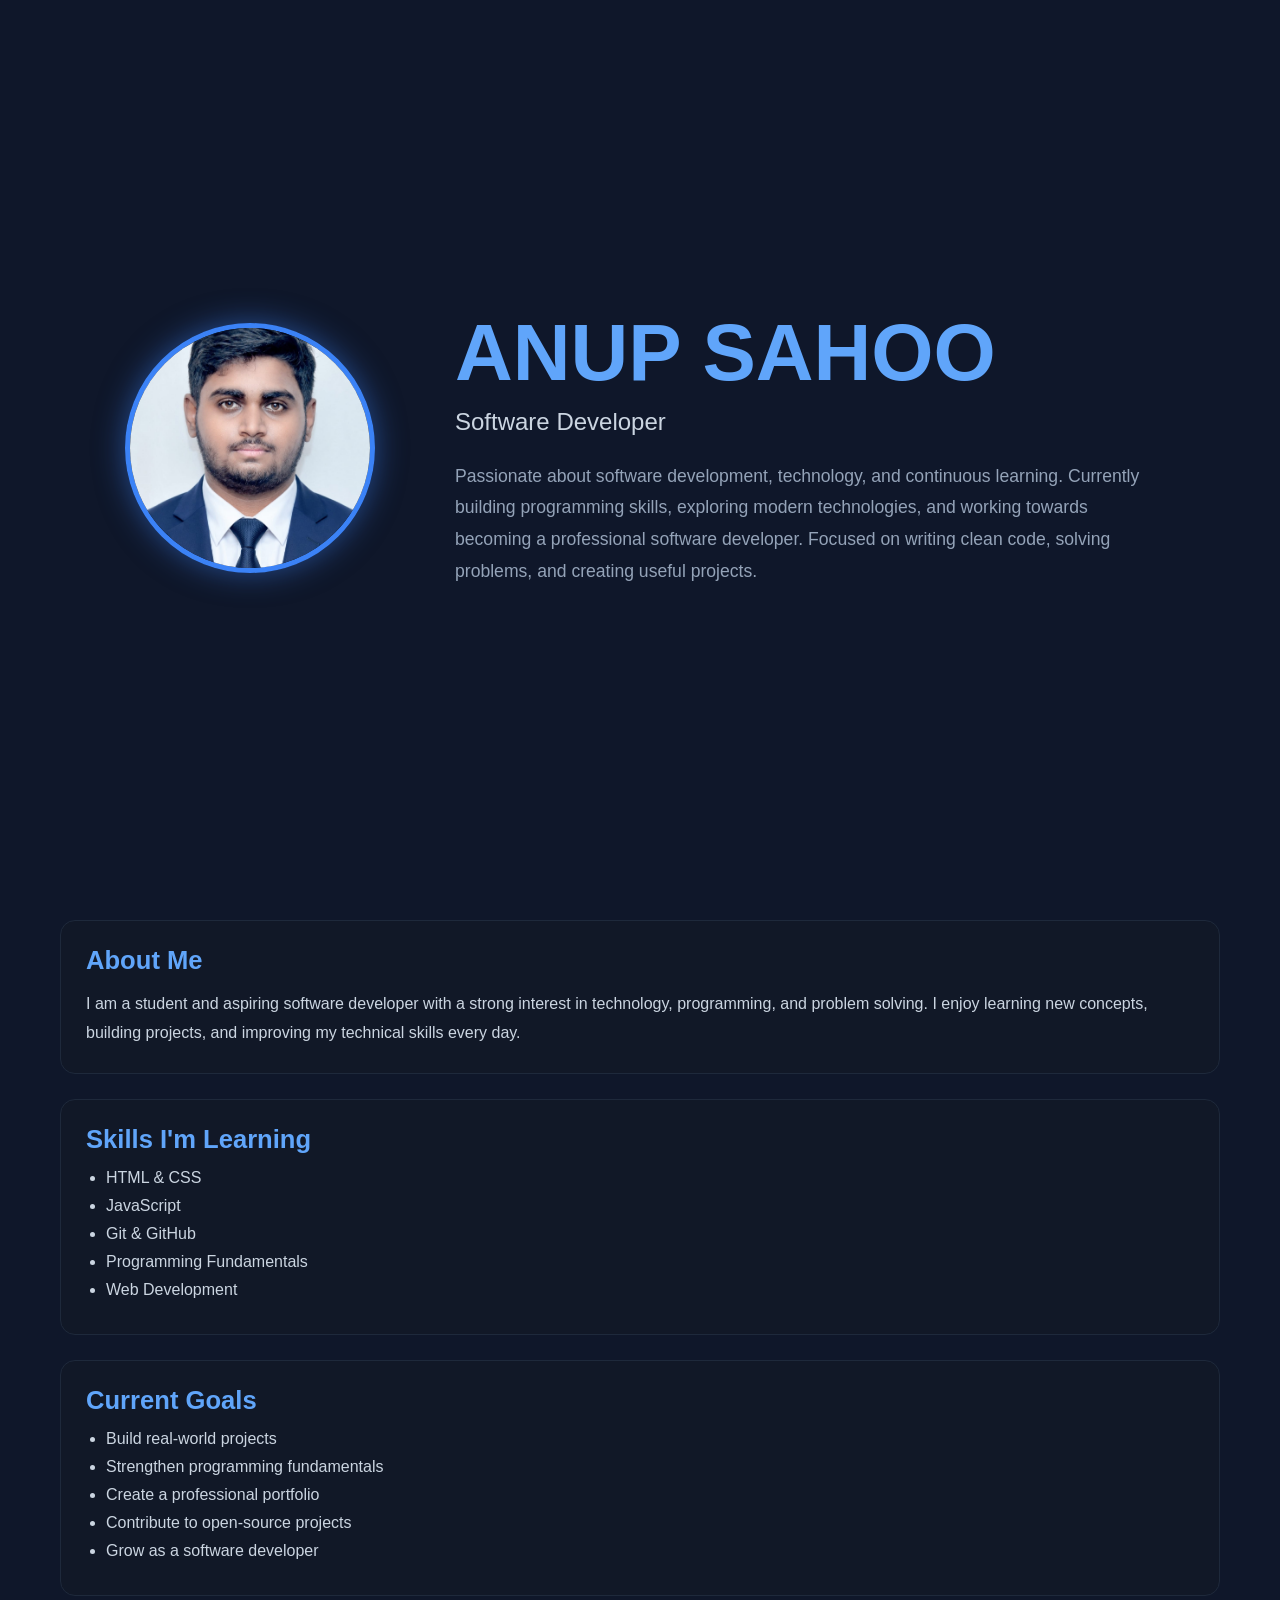
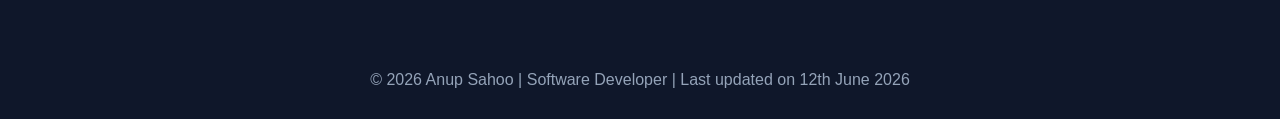
<file: index.html>
<!DOCTYPE html>
<html lang="en">
<head>
<meta charset="UTF-8">
<meta name="viewport" content="width=device-width, initial-scale=1.0">
<title>Anup Sahoo | Software Developer</title>

<style>

*{
    margin:0;
    padding:0;
    box-sizing:border-box;
    font-family:'Segoe UI',sans-serif;
}

body{
    background:#0f172a;
    color:white;
    overflow-x:hidden;
}

/* HERO SECTION */

.hero{
    min-height:100vh;
    display:flex;
    align-items:center;
    justify-content:center;
    gap:80px;
    padding:50px;
}

.profile{
    animation:slideLeft 1.2s ease;
}

.profile img{
    width:250px;
    height:250px;
    border-radius:50%;
    object-fit:cover;
    border:5px solid #3b82f6;
    box-shadow:0 0 30px rgba(59,130,246,0.5);
}

.content{
    max-width:700px;
    animation:slideRight 1.2s ease;
}

.content h1{
    font-size:5rem;
    font-weight:800;
    color:#60a5fa;
    line-height:1;
}

.content h2{
    margin-top:15px;
    font-size:1.5rem;
    color:#cbd5e1;
    font-weight:400;
}

.content p{
    margin-top:25px;
    font-size:1.1rem;
    line-height:1.8;
    color:#94a3b8;
}

/* SECTIONS */

.container{
    max-width:1200px;
    margin:auto;
    padding:20px;
}

.card{
    background:#111827;
    border:1px solid #1e293b;
    border-radius:15px;
    padding:25px;
    margin-bottom:25px;
}

.card h3{
    color:#60a5fa;
    margin-bottom:15px;
    font-size:1.6rem;
}

.card p{
    color:#cbd5e1;
    line-height:1.8;
}

.card ul{
    padding-left:20px;
}

.card li{
    color:#cbd5e1;
    margin-bottom:10px;
}

/* FOOTER */

footer{
    text-align:center;
    padding:30px;
    color:#94a3b8;
}

/* ANIMATIONS */

@keyframes slideLeft{
    from{
        opacity:0;
        transform:translateX(-100px);
    }
    to{
        opacity:1;
        transform:translateX(0);
    }
}

@keyframes slideRight{
    from{
        opacity:0;
        transform:translateX(100px);
    }
    to{
        opacity:1;
        transform:translateX(0);
    }
}

/* TABLET */

@media (max-width:1024px){

.hero{
    gap:40px;
    padding:40px;
}

.content h1{
    font-size:4rem;
}

.profile img{
    width:220px;
    height:220px;
}

}

/* MOBILE */

@media (max-width:768px){

.hero{
    flex-direction:column;
    text-align:center;
    gap:30px;
    padding:40px 20px;
}

.profile img{
    width:180px;
    height:180px;
}

.content{
    max-width:100%;
}

.content h1{
    font-size:3rem;
}

.content h2{
    font-size:1.2rem;
}

.content p{
    font-size:1rem;
}

.card{
    padding:20px;
}

.card h3{
    font-size:1.4rem;
}

}

/* SMALL PHONES */

@media (max-width:480px){

.profile img{
    width:150px;
    height:150px;
}

.content h1{
    font-size:2.3rem;
}

.content h2{
    font-size:1rem;
}

.content p{
    font-size:0.95rem;
}

}

</style>
</head>

<body>

<section class="hero">

<div class="profile">
    <img src="profile.jpeg" alt="Anup Sahoo">
</div>

<div class="content">

    <h1>ANUP SAHOO</h1>

    <h2>Software Developer</h2>

    <p>
        Passionate about software development, technology, and continuous learning.
        Currently building programming skills, exploring modern technologies,
        and working towards becoming a professional software developer.
        Focused on writing clean code, solving problems, and creating useful projects.
    </p>

</div>

</section>

<div class="container">

    <div class="card">
        <h3>About Me</h3>

        <p>
            I am a student and aspiring software developer with a strong interest in
            technology, programming, and problem solving. I enjoy learning new concepts,
            building projects, and improving my technical skills every day.
        </p>
    </div>

    <div class="card">
        <h3>Skills I'm Learning</h3>

        <ul>
            <li>HTML & CSS</li>
            <li>JavaScript</li>
            <li>Git & GitHub</li>
            <li>Programming Fundamentals</li>
            <li>Web Development</li>
        </ul>
    </div>

    <div class="card">
        <h3>Current Goals</h3>

        <ul>
            <li>Build real-world projects</li>
            <li>Strengthen programming fundamentals</li>
            <li>Create a professional portfolio</li>
            <li>Contribute to open-source projects</li>
            <li>Grow as a software developer</li>
        </ul>
    </div>

</div>

<footer>
    © 2026 Anup Sahoo | Software Developer | Last updated on 12th June 2026
</footer>

</body>
</html>
</file>
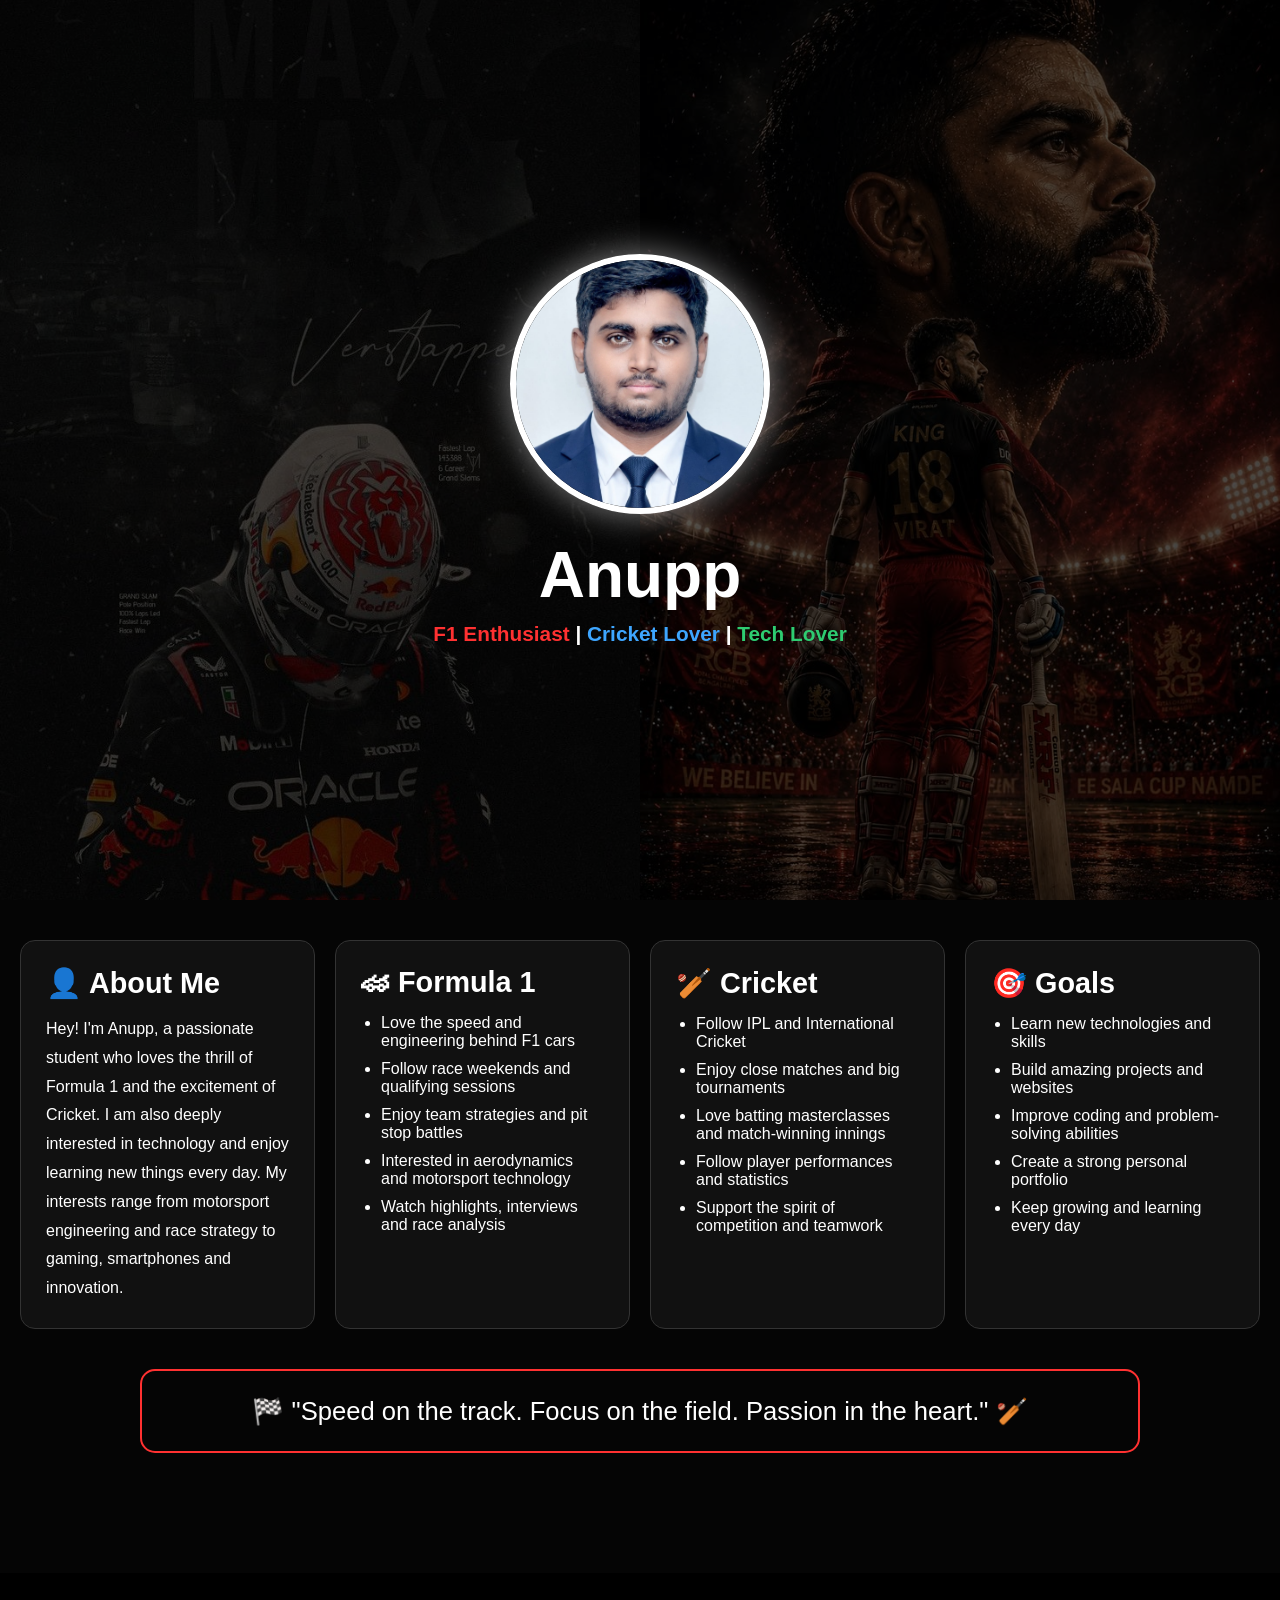
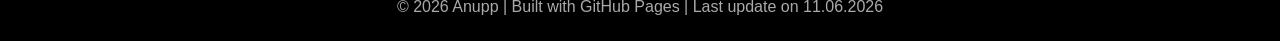
<file: index1.html>
<!DOCTYPE html>
<html lang="en">
<head>
<meta charset="UTF-8">
<meta name="viewport" content="width=device-width, initial-scale=1.0">
<title>Anupp | Portfolio</title>

<style>

*{
margin:0;
padding:0;
box-sizing:border-box;
font-family:'Segoe UI',sans-serif;
scroll-behavior:smooth;
}

body{
background:#050505;
color:white;
overflow-x:hidden;
}

/* HERO SECTION */

.hero{
position:relative;
min-height:100vh;
display:flex;
justify-content:center;
align-items:center;
overflow:hidden;
}

/* LEFT F1 IMAGE */

.f1-side{
position:absolute;
left:0;
top:0;
width:50%;
height:100%;
}

.f1-side img{
width:100%;
height:100%;
object-fit:cover;
filter:brightness(30%);
}

/* RIGHT CRICKET IMAGE */

.cricket-side{
position:absolute;
right:0;
top:0;
width:50%;
height:100%;
}

.cricket-side img{
width:100%;
height:100%;
object-fit:cover;
filter:brightness(30%);
}

/* CENTER PROFILE */

.profile-box{
position:relative;
z-index:10;
text-align:center;
animation:zoomIn 1.5s ease;
}

.profile-box img{
width:260px;
height:260px;
border-radius:50%;
object-fit:cover;
border:6px solid white;
box-shadow:0 0 35px rgba(255,255,255,.5);
}

.profile-box h1{
margin-top:20px;
font-size:4rem;
}

.tagline{
margin-top:10px;
font-size:1.3rem;
font-weight:bold;
}

.f1{
color:#ff3131;
}

.cricket{
color:#3ea6ff;
}

.tech{
color:#2ecc71;
}

/* CONTENT */

.container{
max-width:1300px;
margin:auto;
padding:40px 20px;
}

.cards{
display:grid;
grid-template-columns:repeat(auto-fit,minmax(280px,1fr));
gap:20px;
}

.card{
background:#111;
border:1px solid #333;
border-radius:15px;
padding:25px;
transition:.3s;
}

.card:hover{
transform:translateY(-5px);
}

.card h2{
margin-bottom:15px;
font-size:1.8rem;
}

.card p{
line-height:1.8;
}

.card ul{
padding-left:20px;
}

.card li{
margin-bottom:10px;
}

/* QUOTE */

.quote{
max-width:1000px;
margin:40px auto;
padding:25px;
text-align:center;
font-size:1.6rem;
border:2px solid #ff3131;
border-radius:15px;
}

/* FOOTER */

footer{
background:#000;
padding:25px;
text-align:center;
color:#aaa;
margin-top:40px;
}

/* ANIMATION */

@keyframes zoomIn{
0%{
transform:scale(0.1);
opacity:0;
}
100%{
transform:scale(1);
opacity:1;
}
}

/* MOBILE RESPONSIVE */

@media(max-width:768px){

.hero{
min-height:85vh;
}

.f1-side{
width:100%;
height:50%;
}

.cricket-side{
width:100%;
height:50%;
top:50%;
}

.profile-box img{
width:170px;
height:170px;
}

.profile-box h1{
font-size:2.5rem;
}

.tagline{
font-size:0.95rem;
padding:0 10px;
}

.card{
padding:20px;
}

.card h2{
font-size:1.4rem;
}

.quote{
font-size:1.1rem;
margin:25px 15px;
}

}

@media(max-width:480px){

.profile-box img{
width:140px;
height:140px;
}

.profile-box h1{
font-size:2rem;
}

.tagline{
font-size:.85rem;
}

}

</style>
</head>

<body>

<section class="hero">

<div class="f1-side">
<img src="profile1.jpeg" alt="Formula 1">
</div>

<div class="cricket-side">
<img src="profile2.jpeg" alt="Cricket">
</div>

<div class="profile-box">

<img src="profile.jpeg" alt="Anupp">

<h1>Anupp</h1>

<div class="tagline">
<span class="f1">F1 Enthusiast</span> |
<span class="cricket">Cricket Lover</span> |
<span class="tech">Tech Lover</span>
</div>

</div>

</section>

<div class="container">

<div class="cards">

<div class="card">
<h2>👤 About Me</h2>
<p>
Hey! I'm Anupp, a passionate student who loves the thrill of Formula 1
and the excitement of Cricket. I am also deeply interested in
technology and enjoy learning new things every day. My interests
range from motorsport engineering and race strategy to gaming,
smartphones and innovation.
</p>
</div>

<div class="card">
<h2>🏎 Formula 1</h2>
<ul>
<li>Love the speed and engineering behind F1 cars</li>
<li>Follow race weekends and qualifying sessions</li>
<li>Enjoy team strategies and pit stop battles</li>
<li>Interested in aerodynamics and motorsport technology</li>
<li>Watch highlights, interviews and race analysis</li>
</ul>
</div>

<div class="card">
<h2>🏏 Cricket</h2>
<ul>
<li>Follow IPL and International Cricket</li>
<li>Enjoy close matches and big tournaments</li>
<li>Love batting masterclasses and match-winning innings</li>
<li>Follow player performances and statistics</li>
<li>Support the spirit of competition and teamwork</li>
</ul>
</div>

<div class="card">
<h2>🎯 Goals</h2>
<ul>
<li>Learn new technologies and skills</li>
<li>Build amazing projects and websites</li>
<li>Improve coding and problem-solving abilities</li>
<li>Create a strong personal portfolio</li>
<li>Keep growing and learning every day</li>
</ul>
</div>

</div>

<div class="quote">
🏁 "Speed on the track. Focus on the field. Passion in the heart." 🏏
</div>

</div>

<footer>
© 2026 Anupp | Built with GitHub Pages | Last update on 11.06.2026
</footer>

</body>
</html>
</file>
